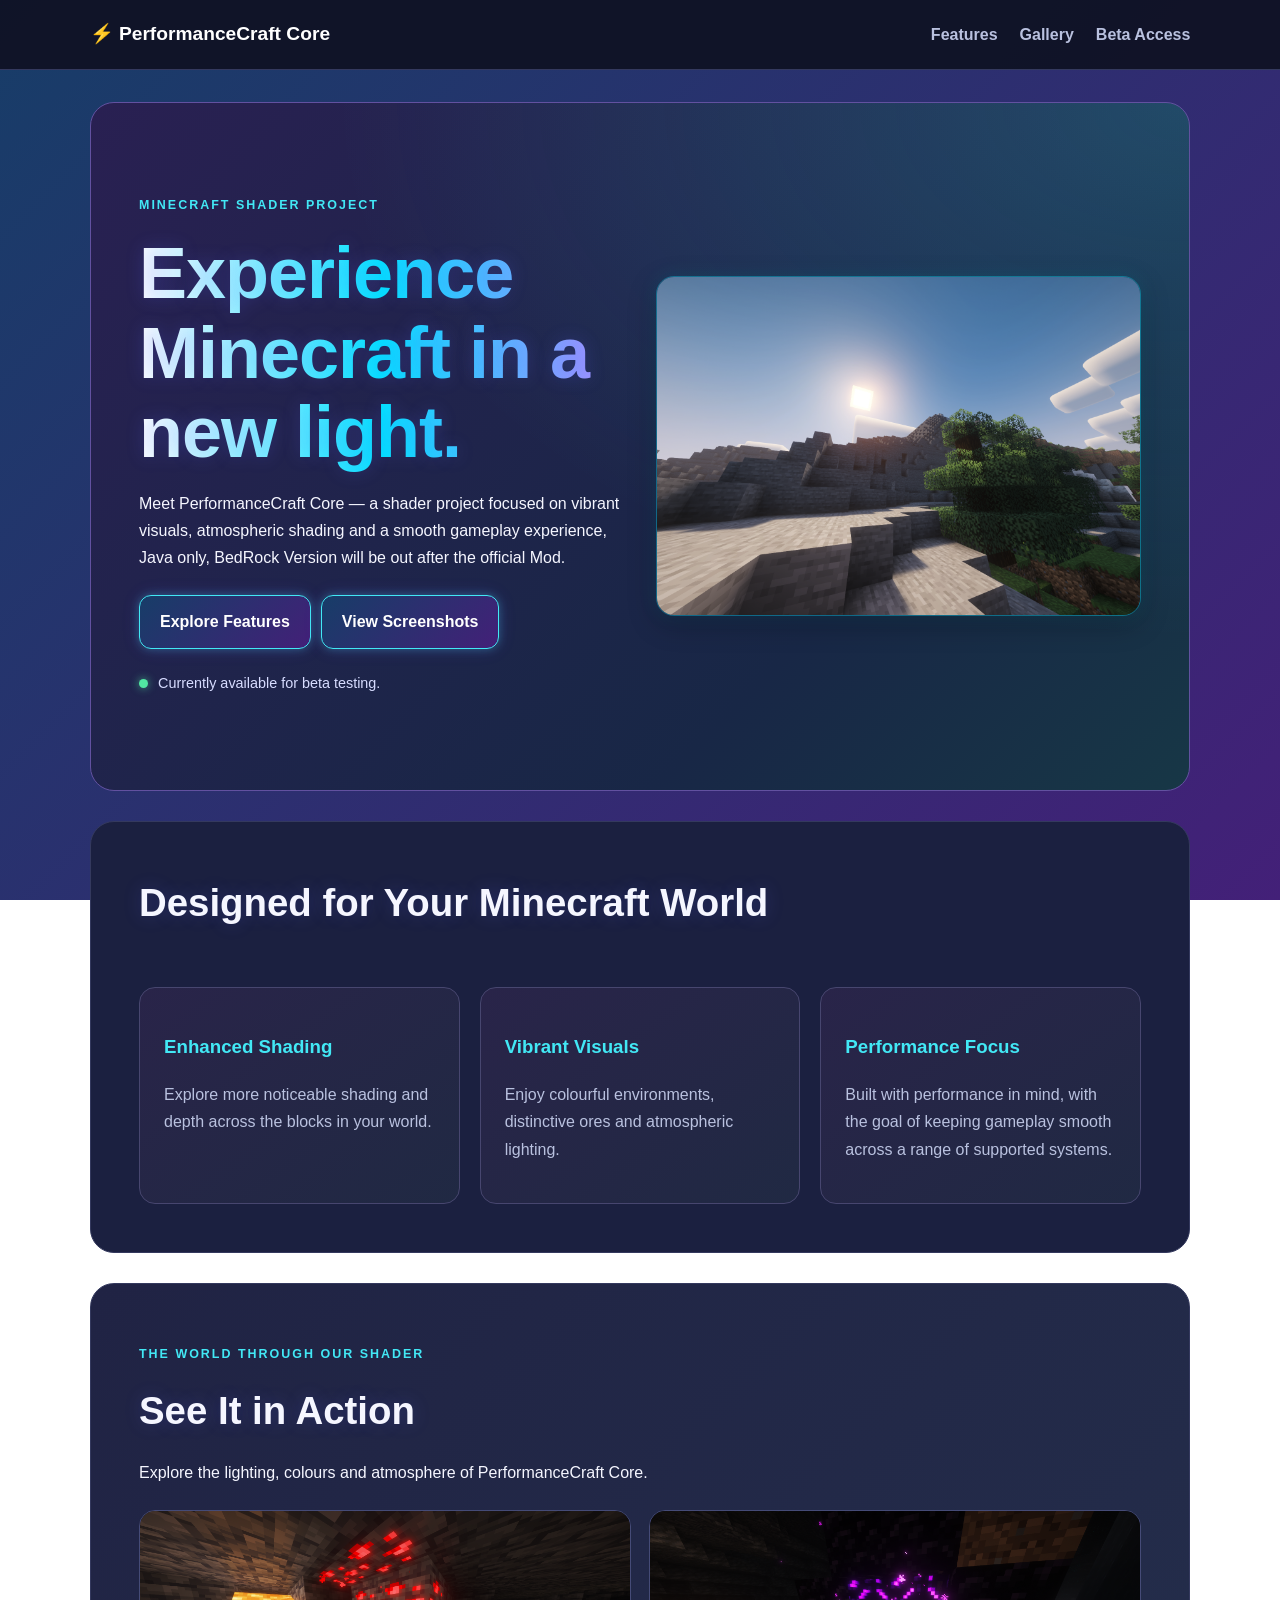
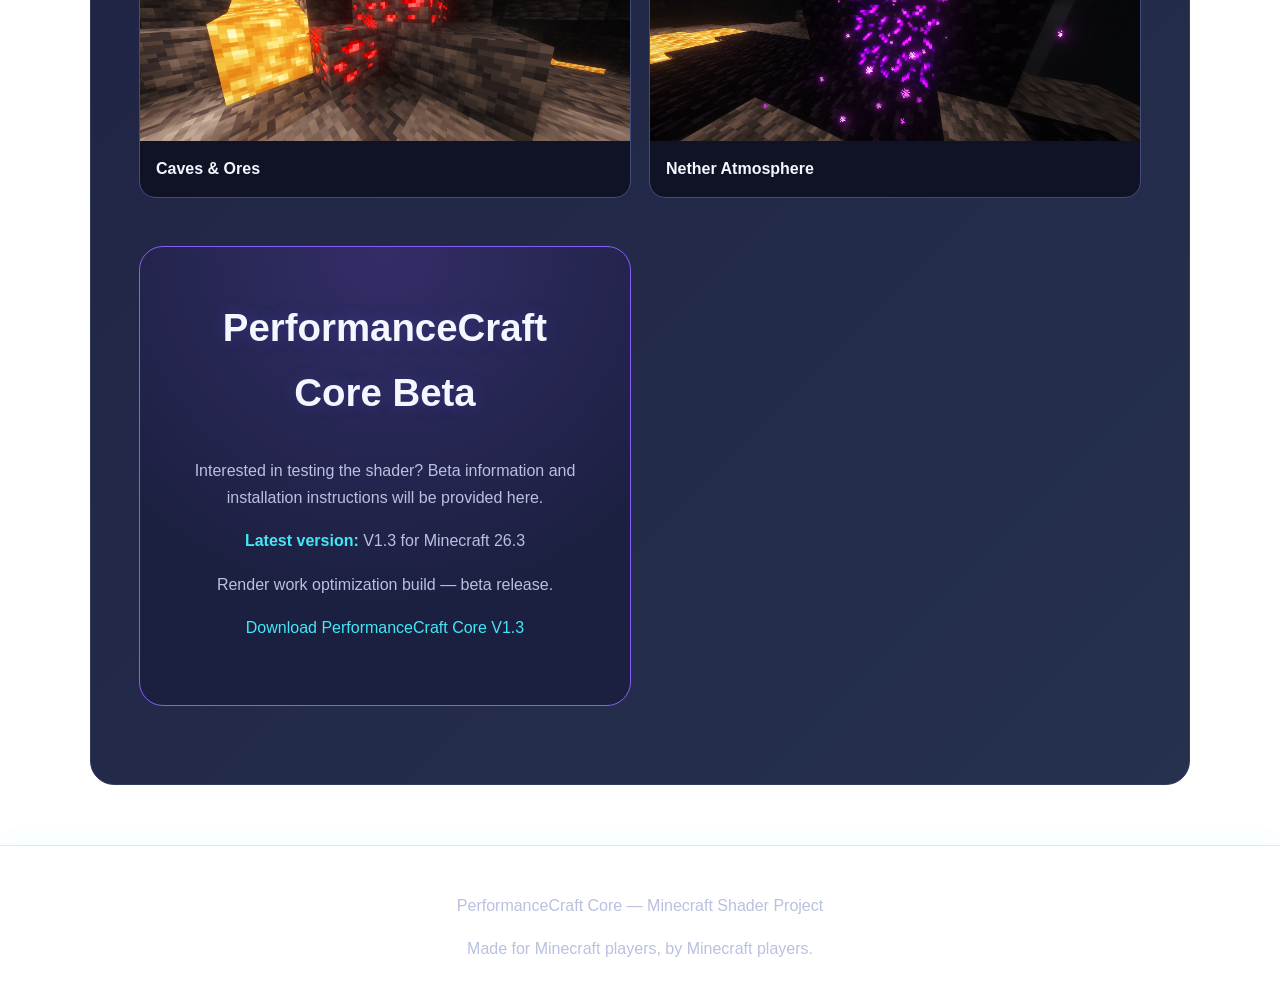
<file: index.html>
<!DOCTYPE html>
<html lang="en">
<head>
  <meta charset="UTF-8">
  <meta name="viewport" content="width=device-width, initial-scale=1.0">

  <title>PerformanceCraft Core | Minecraft Shader</title>
  <link rel="stylesheet" href="Style.css">
  
  <meta name="description"
        content="Discover PerformanceCraft Core, a Minecraft shader project focused on vibrant visuals, enhanced shading and performance.">

</head>
<body>

  <header>
    <a href="#home">⚡ PerformanceCraft Core</a>

    <nav>
      <a href="#features">Features</a>
      <a href="#gallery">Gallery</a>
      <a href="#downloads">Beta Access</a>
    </nav>
  </header>

  <main>

   
<section id="home">
  <div class="hero-content">
    <p class="eyebrow">MINECRAFT SHADER PROJECT</p>

    <h1>Experience Minecraft in a new light.</h1>

    <p>
      Meet PerformanceCraft Core — a shader project
      focused on vibrant visuals, atmospheric shading
      and a smooth gameplay experience, Java only, BedRock Version will be out after the official Mod.
    </p>

    <div class="hero-buttons">
      <a href="#features">Explore Features</a>
      <a href="#gallery">View Screenshots</a>
    </div>

    <p class="beta-note">
      <span class="status-dot"></span>
      Currently available for beta testing.
    </p>
  </div>

  <img class="hero-image" src="images/images/Hero-Best overall view.png" alt="Minecraft landscape rendered with PerformanceCraft Core">
  
</section>


    <section id="features">
      <h2>Designed for Your Minecraft World</h2>

      <article>
        <h3>Enhanced Shading</h3>
        <p>
          Explore more noticeable shading and depth
          across the blocks in your world.
        </p>
      </article>

      <article>
        <h3>Vibrant Visuals</h3>
        <p>
          Enjoy colourful environments, distinctive
          ores and atmospheric lighting.
        </p>
      </article>

      <article>
        <h3>Performance Focus</h3>
        <p>
          Built with performance in mind, with the goal
          of keeping gameplay smooth across a range
          of supported systems.
        </p>
      </article>
    </section>

    
<section id="gallery">
  <div class="gallery-heading">
    <div>
      <p class="eyebrow">THE WORLD THROUGH OUR SHADER</p>
      <h2>See It in Action</h2>
      <p>
        Explore the lighting, colours and atmosphere
        of PerformanceCraft Core.
      </p>
    </div>
  </div>

  <div class="gallery-grid">
  
    <figure class="gallery-card">
      <img src="images/images/Gallery-1-Caves & Ores.png" alt="Minecraft cave and ore lighting" loading="lazy">
      <figcaption>Caves & Ores</figcaption>
    </figure>

    <figure class="gallery-card">
      <img
        src="images/images/Gallery-2-Nether.png"
        alt="Minecraft Nether environment"
        loading="lazy"
      >
      <figcaption>Nether Atmosphere</figcaption>
    </figure>

    <section id="downloads">
      <h2>PerformanceCraft Core Beta</h2>

      <p>
        Interested in testing the shader? Beta information
        and installation instructions will be provided here.
      </p>

      <p>
      <p><strong>Latest version:</strong> V1.3 for Minecraft 26.3</p>

<p>Render work optimization build — beta release.</p>

<p>
  <a href="https://github.com/lynaanyoutube/PerformanceCraft-Core/raw/refs/heads/main/PerformanceCraft%20Core/PerformanceCraft_Core_V1.3_26.3_Render_Work_Optimization.zip" download>
    Download PerformanceCraft Core V1.3
  </a>
</p>
    </section>

  </main>

  <footer>
    <p>PerformanceCraft Core — Minecraft Shader Project</p>
    <p>Made for Minecraft players, by Minecraft players.</p>
  </footer>

</body>
</html>
</file>
<file: Style.css>
/* PerformanceCraft Core — Hero Heading Upgrade */
#home .hero-content h1 {
  background: linear-gradient(90deg, #ffffff, #00e5ff, #b388ff);
  -webkit-background-clip: text;
  background-clip: text;
  -webkit-text-fill-color: transparent;
}
/* =================================
   PerformanceCraft Core
   Main website styling
   ================================= */

:root {
  --background: #101326;
  --surface: #1b2040;
  --purple: #8b5cf6;
  --cyan: #42e8f5;
  --pink: #ff72c6;
  --text: #f5f6ff;
  --muted: #b9c1df;
}

* {
  box-sizing: border-box;
}

html {
  scroll-behavior: smooth;
  scroll-padding-top: 90px;
}

body {
  margin: 0;
  font-family: "Segoe UI", Arial, sans-serif;
  background: var(--background);
  color: var(--text);
  line-height: 1.7;
}

a {
  color: var(--cyan);
  text-decoration: none;
}

a:hover {
  color: var(--pink);
}

/* Navigation */

header {
  position: sticky;
  top: 0;
  z-index: 10;
  display: flex;
  justify-content: space-between;
  align-items: center;
  gap: 20px;
  padding: 18px 7%;
  background: rgba(16, 19, 38, 0.96);
  border-bottom: 1px solid #34395e;
}

header > a {
  color: white;
  font-size: 1.2rem;
  font-weight: 800;
}

nav {
  display: flex;
  flex-wrap: wrap;
  gap: 22px;
}

nav a {
  color: var(--muted);
  font-weight: 600;
}

/* Main sections */

main {
  width: min(1100px, 88%);
  margin: 0 auto;
}

section {
  margin: 30px 0;
  padding: 48px;
  border: 1px solid #34395e;
  border-radius: 24px;
  background: var(--surface);
}

/* Welcome section */

#home {
  margin-top: 32px;
  padding: 80px 48px;
  background:
    radial-gradient(
      ellipse at top right,
      rgba(66, 232, 245, 0.19),
      transparent 55%
    ),
    linear-gradient(135deg, #292052, #182746 70%, #173746);
  border-color: #6251a0;
}

#home > p:first-child {
  color: var(--cyan);
  font-weight: 800;
  letter-spacing: 3px;
  font-size: 0.8rem;
}

h1 {
  max-width: 760px;
  margin: 18px 0;
  font-size: clamp(2.5rem, 6vw, 4.5rem);
  line-height: 1.1;
  letter-spacing: -2px;
}

#home > p {
  max-width: 720px;
  color: var(--muted);
}

/* Welcome links as buttons */

#home a {
  display: inline-block;
  margin: 8px 10px 8px 0;
  padding: 12px 20px;
  border: 1px solid var(--cyan);
  border-radius: 12px;
  color: white;
  font-weight: 700;
  transition: transform 0.2s, background 0.2s;
}

#home a:hover {
  transform: translateY(-3px);
  background: rgba(66, 232, 245, 0.14);
}

/* Headings */

h2 {
  margin-top: 0;
  font-size: clamp(1.7rem, 4vw, 2.4rem);
}

h3 {
  color: var(--cyan);
}

section > p {
  color: var(--muted);
}

/* Feature cards */

#features {
  display: grid;
  grid-template-columns: repeat(3, minmax(0, 1fr));
  gap: 20px;
}

#features h2 {
  grid-column: 1 / -1;
}

article {
  padding: 24px;
  border: 1px solid #47466f;
  border-radius: 16px;
  background: linear-gradient(145deg, #292449, #202943);
  transition: transform 0.2s, border-color 0.2s;
}

article:hover {
  transform: translateY(-5px);
  border-color: #00e5ff;
  box-shadow: 0 0 18px rgba(0, 229, 255, 0.18);
}

article p {
  color: var(--muted);
}

/* Gallery */

#gallery {
  background: linear-gradient(135deg, #202344, #25314d);
}

#gallery > p:last-child {
  padding: 24px;
  border: 2px dashed #6251a0;
  border-radius: 14px;
  text-align: center;
}

/* Beta section */

#downloads {
  text-align: center;
  background:
    radial-gradient(
      circle at top,
      rgba(139, 92, 246, 0.22),
      transparent 70%
    ),
    var(--surface);
  border-color: var(--purple);
}

#downloads strong {
  color: var(--cyan);
}

/* Footer */

footer {
  margin-top: 60px;
  padding: 30px 6%;
  border-top: 1px solid #34395e;
  text-align: center;
  color: var(--muted);
}

/* Smaller screens */

@media (max-width: 700px) {
  header {
    align-items: flex-start;
    flex-direction: column;
    padding: 18px 6%;
  }

  nav {
    gap: 14px;
  }

  main {
    width: 92%;
  }

  section {
    padding: 28px 22px;
  }

  #home {
    padding: 48px 24px;
  }

  #features {
    grid-template-columns: 1fr;
  }

  h1 {
    letter-spacing: -1px;
  }
}
/* Hero image layout */

#home {
  display: grid;
  grid-template-columns: 1fr 1fr;
  align-items: center;
  gap: 32px;
  overflow: hidden;
}

.hero-content {
  min-width: 0;
}

.hero-image {
  display: block;
  width: 100%;
  height: 340px;
  object-fit: cover;
  border-radius: 18px;
  border: 1px solid #6251a0;
  box-shadow: 0 0 28px rgba(66, 232, 245, 0.12);
}

.eyebrow {
  color: var(--cyan);
  font-size: 0.78rem;
  font-weight: 800;
  letter-spacing: 2px;
}

.hero-buttons {
  display: flex;
  flex-wrap: wrap;
  gap: 10px;
}

#home .hero-buttons a {
  margin: 8px 0;
}

.beta-note {
  font-size: 0.9rem;
}

.status-dot {
  display: inline-block;
  width: 9px;
  height: 9px;
  margin-right: 6px;
  border-radius: 50%;
  background: #51e6a2;
}

/* Screenshot gallery */

.gallery-heading {
  margin-bottom: 24px;
}

.gallery-heading h2 {
  margin-bottom: 8px;
}

.gallery-grid {
  display: grid;
  grid-template-columns: repeat(2, minmax(0, 1fr));
  gap: 18px;
}

.gallery-card {
  position: relative;
  min-width: 0;
  margin: 0;
  overflow: hidden;
  border: 1px solid #454b77;
  border-radius: 16px;
  background: #101326;
  transition: transform 0.2s, border-color 0.2s;
}

.gallery-card:hover {
  transform: translateY(-4px);
  border-color: var(--cyan);
}

.gallery-card img {
  display: block;
  width: 100%;
  height: 230px;
  object-fit: cover;
}

.gallery-card figcaption {
  padding: 14px 16px;
  color: var(--text);
  font-weight: 700;
}

.gallery-featured {
  grid-column: 1 / -1;
}

.gallery-featured img {
  height: 360px;
}

/* Mobile layout */

@media (max-width: 700px) {
  #home {
    grid-template-columns: 1fr;
  }

  .hero-image {
    height: 240px;
  }

  .gallery-grid {
    grid-template-columns: 1fr;
  }

  .gallery-featured {
    grid-column: auto;
  }

  .gallery-featured img {
    height: 260px;
  }

  .gallery-card img {
    height: 220px;
  }
}
/* ========================================
   PERFORMANCECRAFT CORE — GAMING POLISH
   ======================================== */

/* Smooth scrolling between website sections */
html {
  scroll-behavior: smooth;
}

/* Give headings a little more visual impact */
h1,
h2 {
  text-shadow: 0 0 18px rgba(90, 100, 255, 0.22);
}

#home h1 {
  letter-spacing: -1px;
}

/* Glowing cyan gaming buttons */
.hero-buttons a {
  display: inline-block;
  padding: 11px 17px;
  border: 1px solid #42e8f5;
  border-radius: 8px;
  background: linear-gradient(135deg, #253c77, #342064);
  color: #ffffff;
  font-weight: 700;
  text-decoration: none;
  box-shadow: 0 0 10px rgba(66, 232, 245, 0.15);
  transition:
    transform 0.2s ease,
    box-shadow 0.2s ease,
    background 0.2s ease;
}

/* Brighter glow when hovering over buttons */
.hero-buttons a:hover {
  transform: translateY(-3px);
  background: linear-gradient(135deg, #176c88, #5330a3);
  box-shadow:
    0 0 12px rgba(66, 232, 245, 0.55),
    0 0 28px rgba(111, 74, 255, 0.3);
}

/* Make the hero screenshot stand out */
.hero-image {
  border-color: #6658c8;
  box-shadow:
    0 0 16px rgba(66, 232, 245, 0.16),
    0 0 30px rgba(112, 72, 255, 0.12);
  transition: box-shadow 0.25s ease;
}

.hero-image:hover {
  box-shadow:
    0 0 22px rgba(66, 232, 245, 0.3),
    0 0 38px rgba(112, 72, 255, 0.24);
}

/* Make the beta status feel like a live project */
.beta-note {
  color: #d7dcff;
}

.status-dot {
  box-shadow: 0 0 9px rgba(81, 230, 162, 0.7);
}

/* PERFORMANCECRAFT CORE — CYAN & PURPLE GAMING BUTTONS */

.hero-buttons a {
  background: linear-gradient(135deg, #173d68, #432078) !important;
  color: #ffffff !important;
  border: 1px solid #42e8f5 !important;
  border-radius: 8px;
  box-shadow:
    0 0 10px rgba(66, 232, 245, 0.3),
    0 0 18px rgba(112, 72, 255, 0.16);
  transition: transform 0.2s ease, box-shadow 0.2s ease, background 0.2s ease;
}

.hero-buttons a:hover {
  background: linear-gradient(135deg, #087d99, #6534c5) !important;
  transform: translateY(-3px);
  box-shadow:
    0 0 14px rgba(66, 232, 245, 0.65),
    0 0 30px rgba(112, 72, 255, 0.4);
}

.hero-image {
  border-color: #6658c8;
  box-shadow:
    0 0 16px rgba(66, 232, 245, 0.2),
    0 0 28px rgba(112, 72, 255, 0.16);
  transition: box-shadow 0.25s ease;
}

.hero-image:hover {
  box-shadow:
    0 0 22px rgba(66, 232, 245, 0.4),
    0 0 38px rgba(112, 72, 255, 0.3);
}

/* PERFORMANCECRAFT CORE — GAMING BACKGROUND */

body {
  background: linear-gradient(135deg, #173d68, #432078);
  background-attachment: fixed;
}
/* PerformanceCraft Core — Visual Polish */
button,
a {
    transition: all 0.25s ease;
}

button:hover,
a:hover {
    filter: brightness(1.15);
}

button:focus-visible,
a:focus-visible {
    outline: 2px solid #00e5ff;
    outline-offset: 4px;
}

/* PerformanceCraft Core — Hero Image Polish */
#home .hero-image {
  border: 1px solid rgba(0, 229, 255, 0.35);
  border-radius: 18px;
  box-shadow:
    0 8px 28px rgba(0, 0, 0, 0.25),
    0 0 18px rgba(0, 229, 255, 0.12);
}
/* PerformanceCraft Core — Footer Polish */
footer {
  border-top: 1px solid rgba(0, 229, 255, 0.25);
  box-shadow: 0 -8px 24px rgba(0, 229, 255, 0.04);
}

footer a {
  color: #00e5ff;
  text-decoration: none;
  transition: color 0.25s ease, text-shadow 0.25s ease;
}

footer a:hover {
  color: #b388ff;
  text-shadow: 0 0 8px rgba(179, 136, 255, 0.45);
}
</file>
